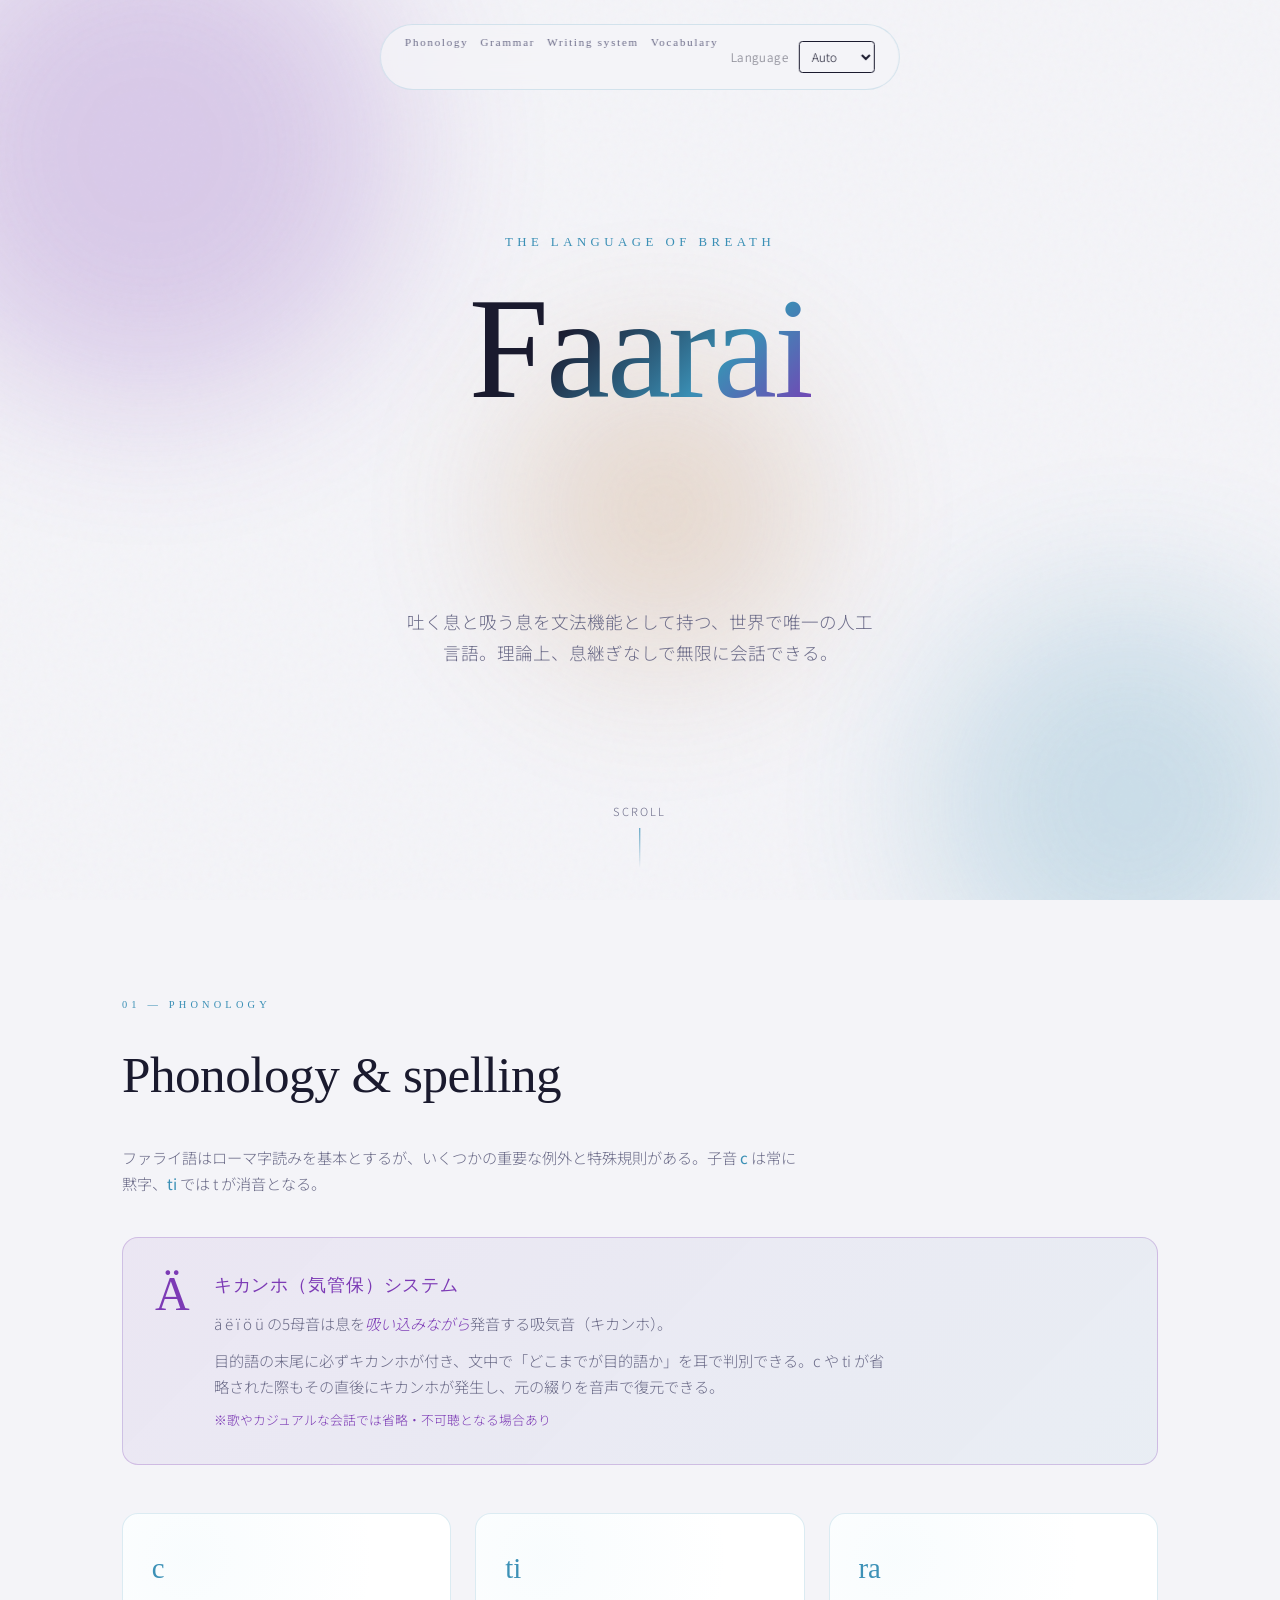
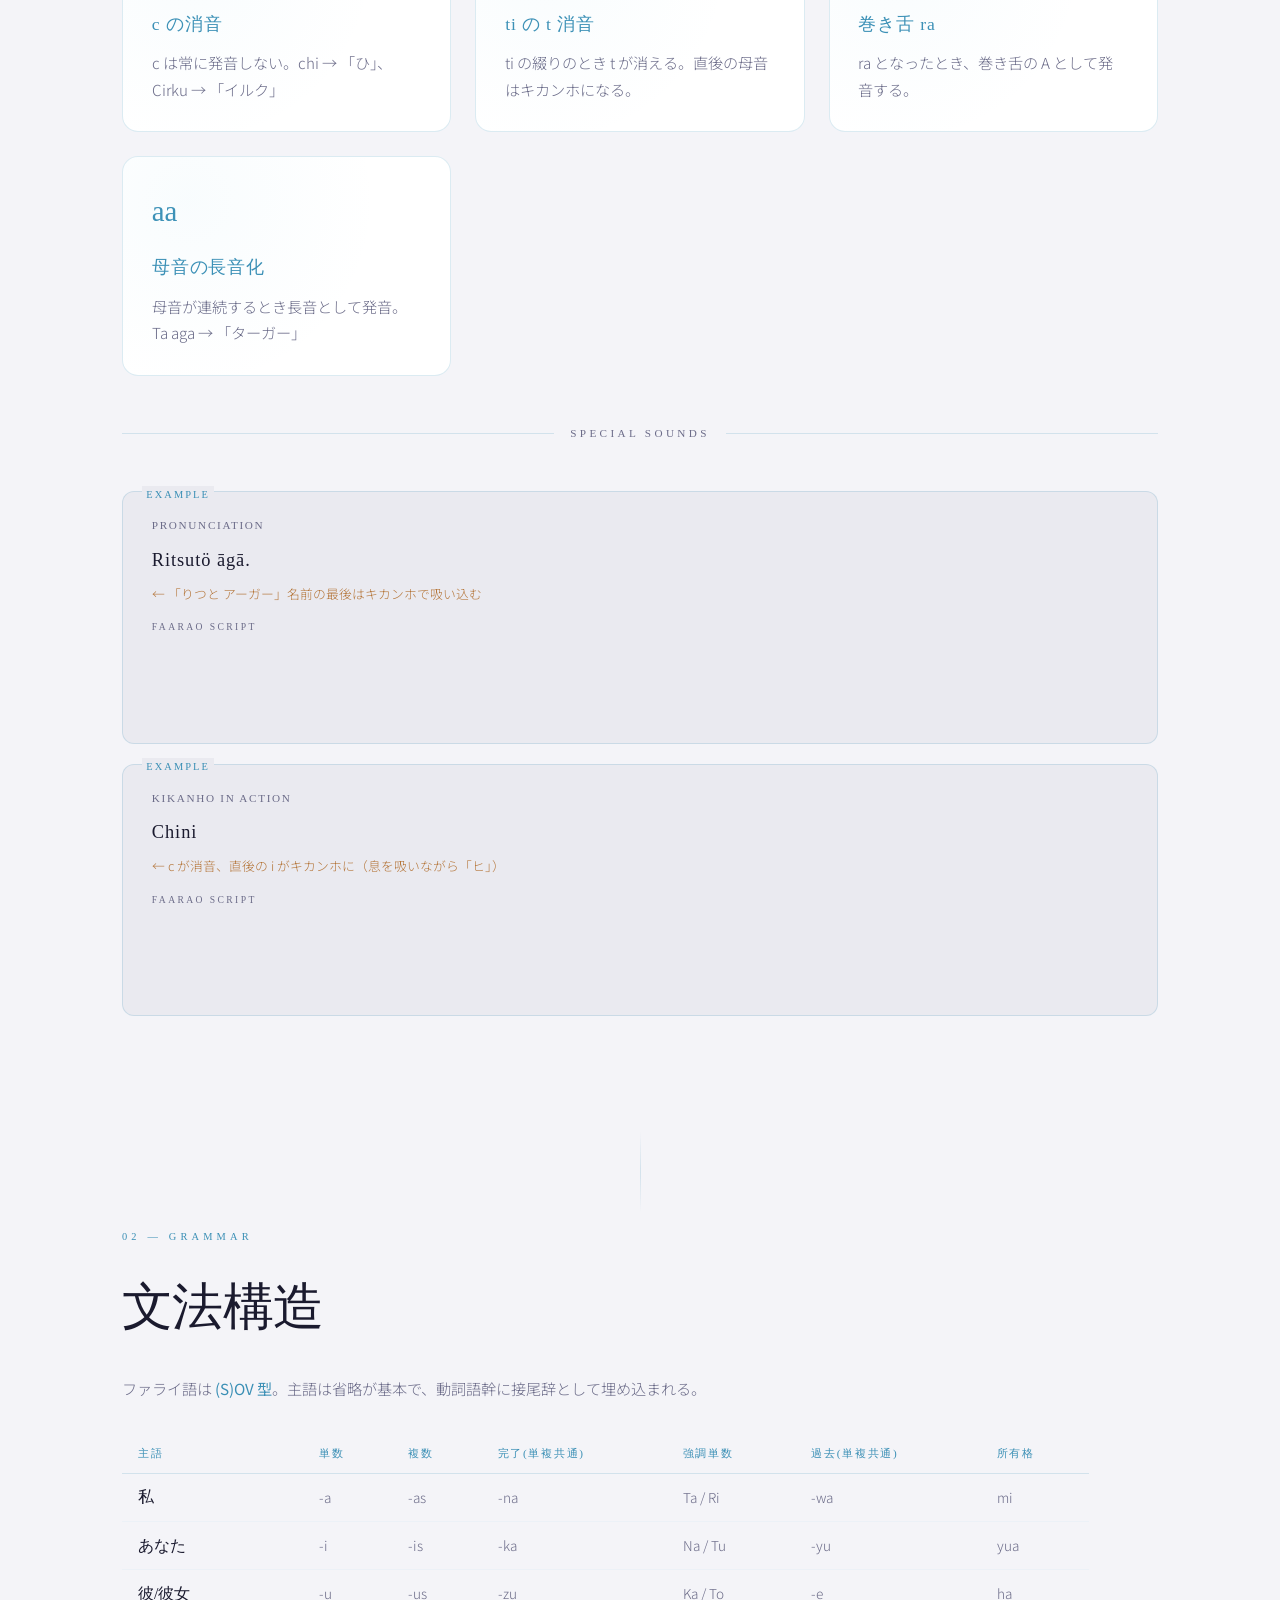
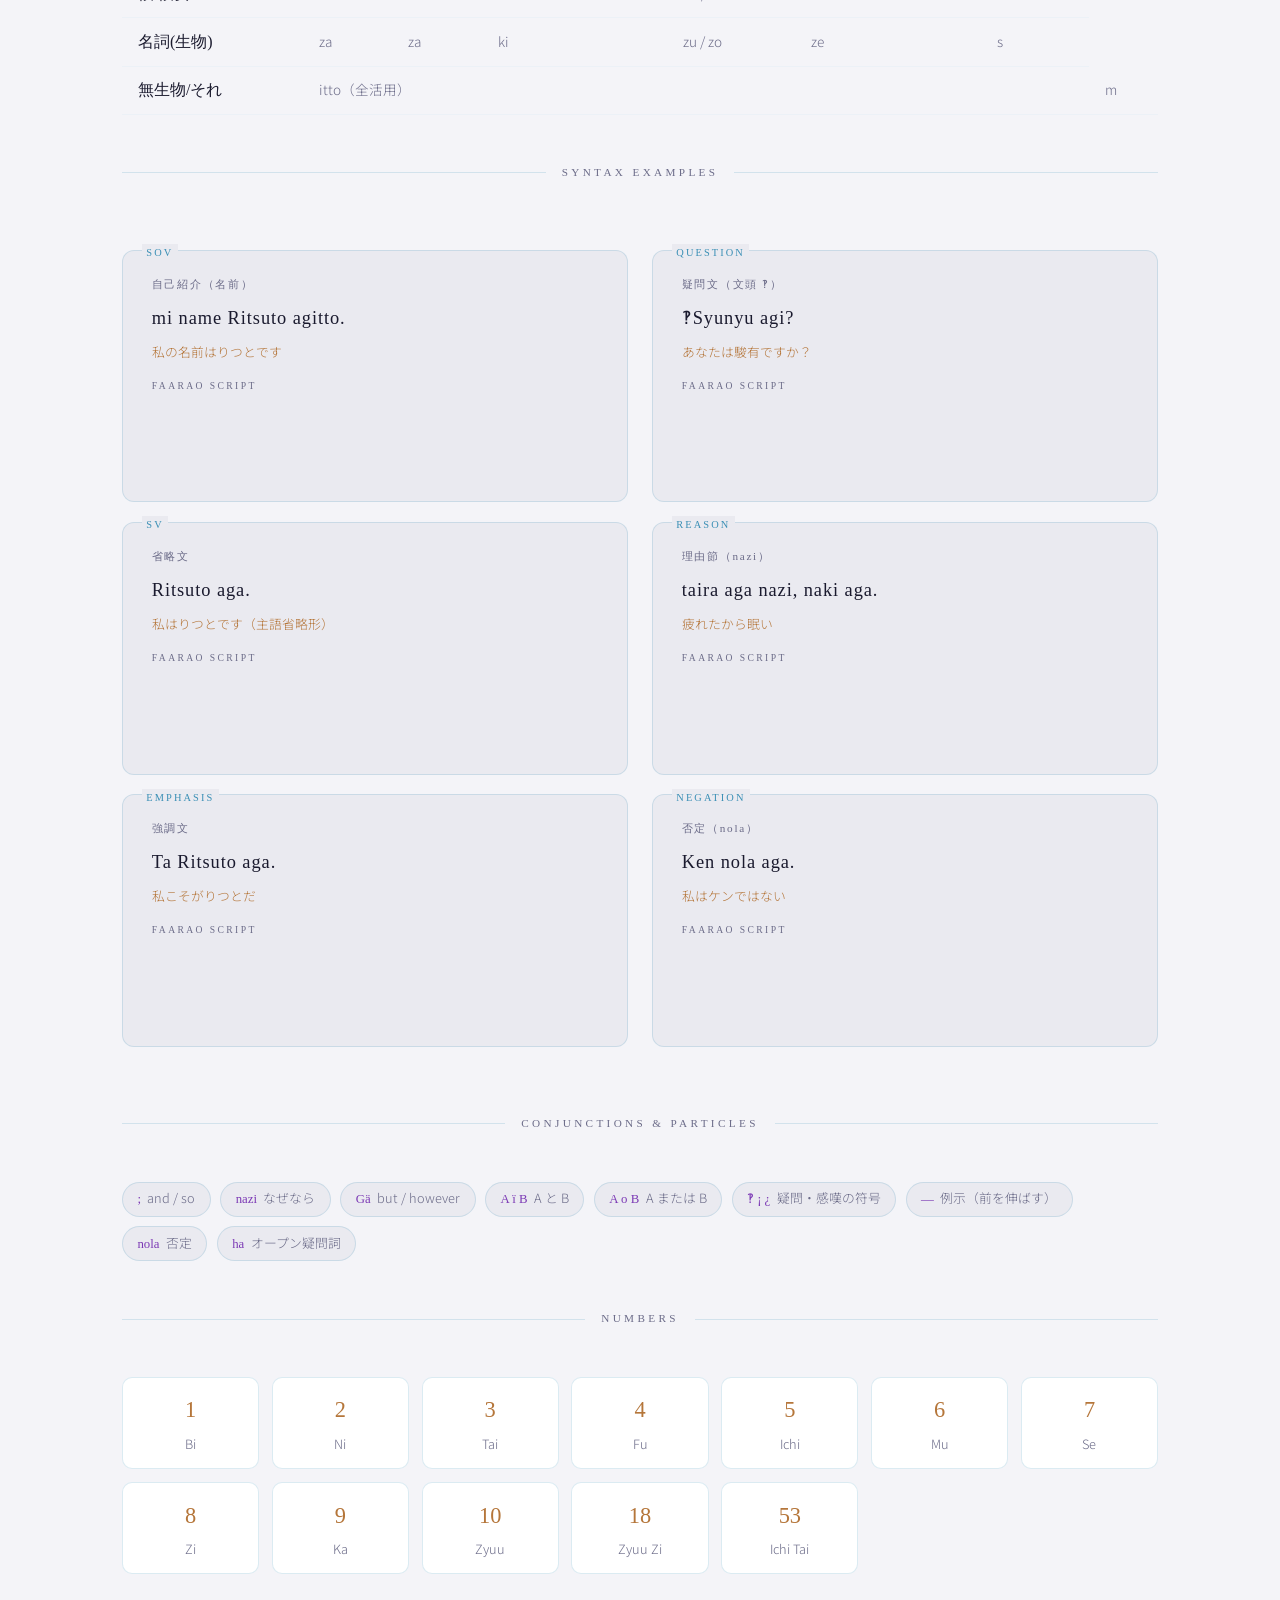
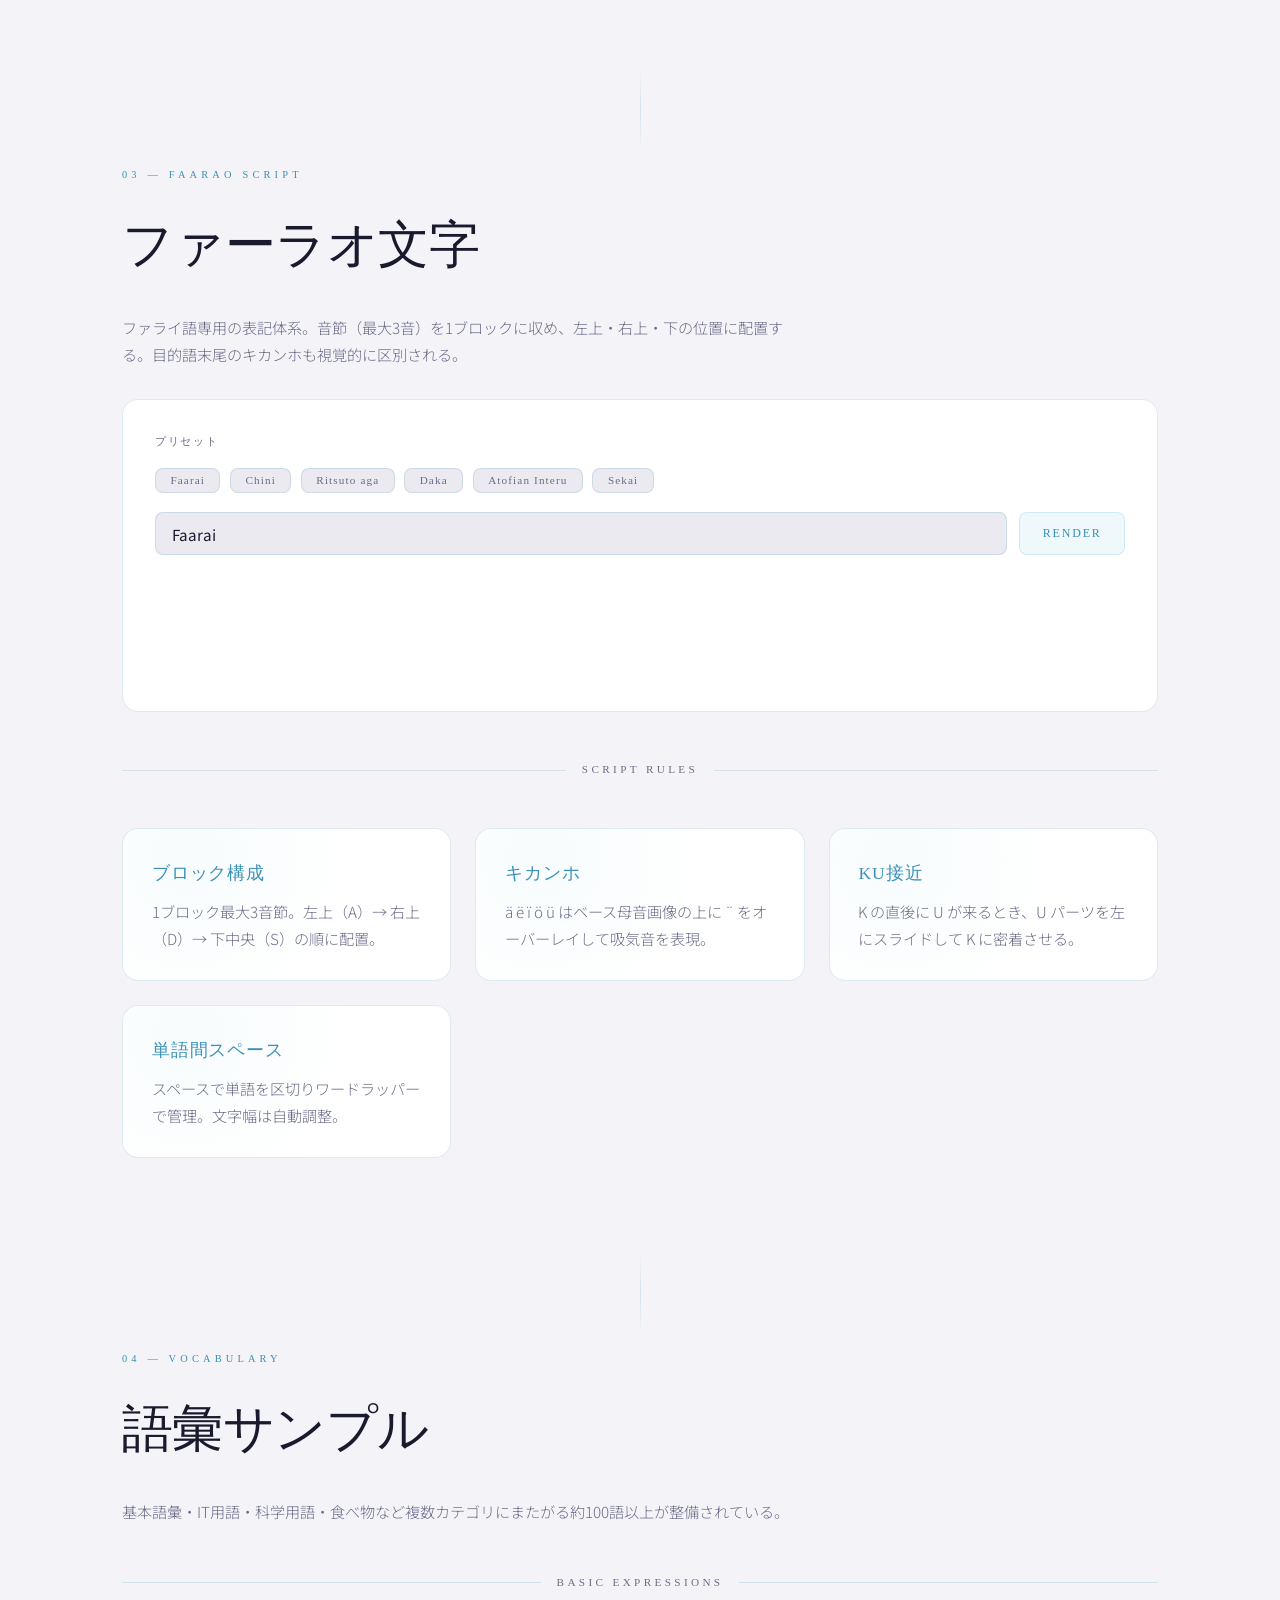
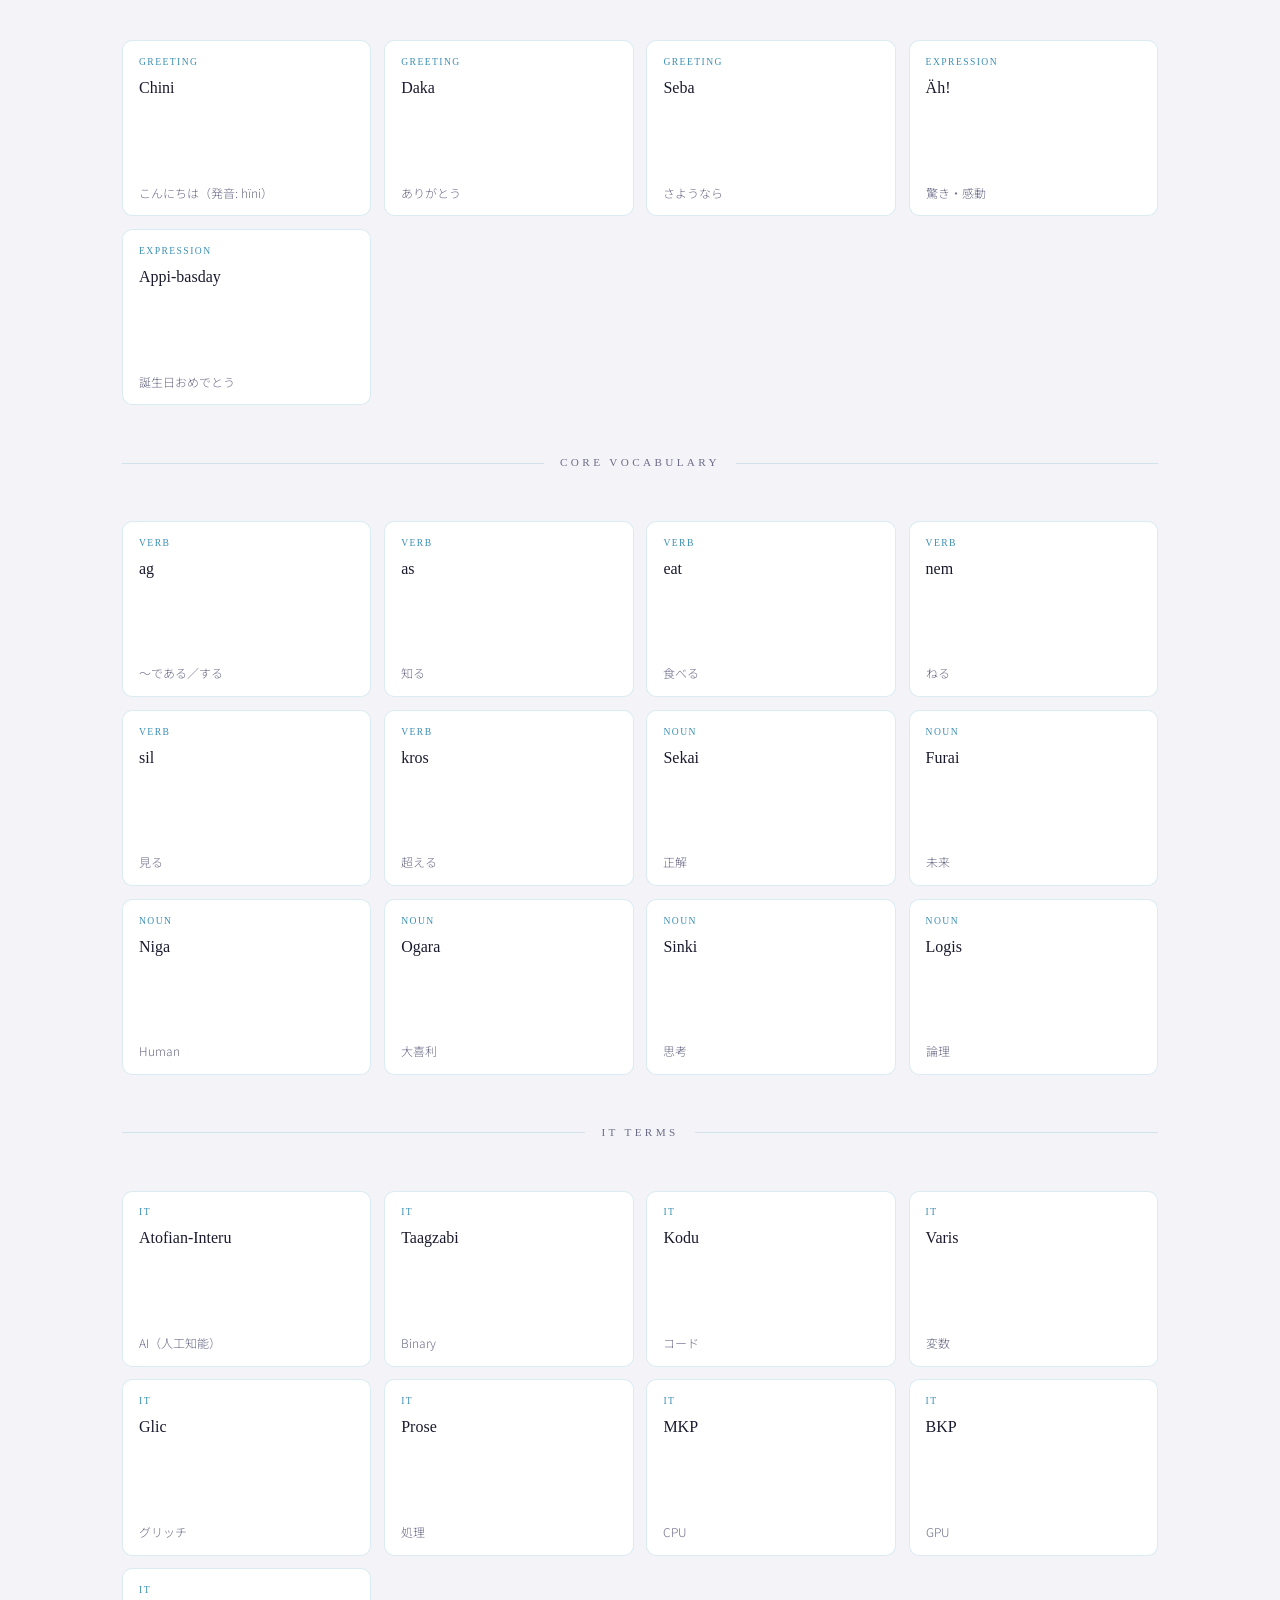
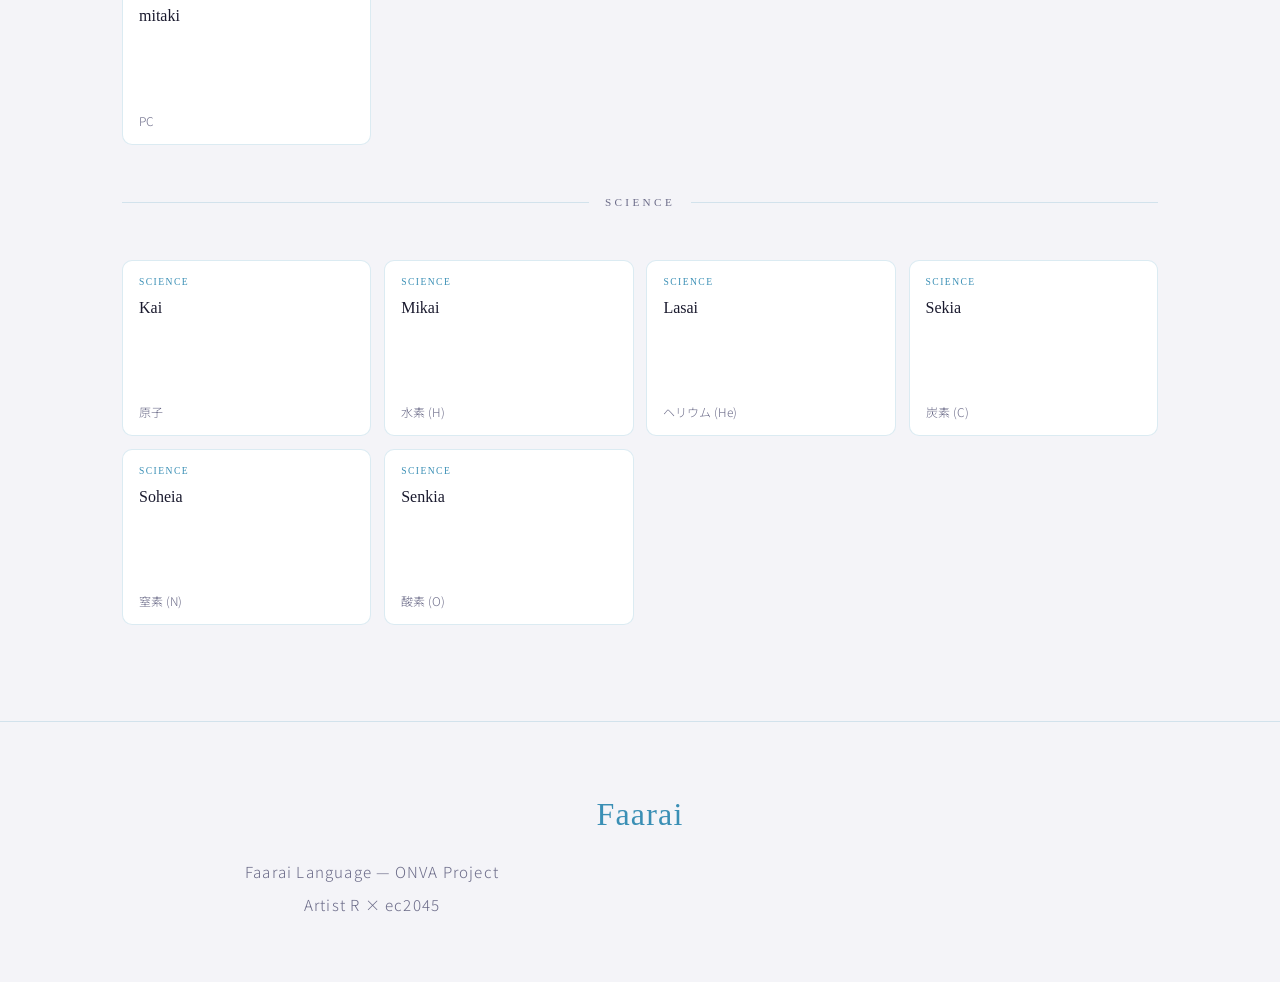
<file: index.html>
<!DOCTYPE html>
<html lang="ja">

<head>
  <meta charset="UTF-8">
  <meta name="viewport" content="width=device-width, initial-scale=1.0">
  <title>Faarai — The Language of Breath</title>
  <link rel="preconnect" href="https://fonts.googleapis.com">
  <link rel="preconnect" href="https://fonts.gstatic.com" crossorigin>
  <link href="https://fonts.googleapis.com/css2?family=Noto+Sans+JP:wght@300;400;500&display=swap" rel="stylesheet">
  <link rel="stylesheet" href="src/8f0d66e0.css">

<style>[data-language-host]{flex-wrap:wrap;gap:.75rem;min-height:fit-content}@media(max-width:640px){[data-language-host]{height:auto;padding-top:.75rem;padding-bottom:.75rem}[data-language-host] .site-language{margin:0}}</style>
</head>

<body>

  <nav>
    <a href="#phonology">音韻</a>
    <a href="#grammar">文法</a>
    <a href="#script">文字</a>
    <a href="#vocab">語彙</a>
  </nav>

  <!-- ─── ヒーロー ─── -->
  <header>
    <div class="hero-orb orb1"></div>
    <div class="hero-orb orb2"></div>
    <div class="hero-orb orb3"></div>

    <div class="hero-label">THE LANGUAGE OF BREATH</div>
    <h1>Faarai</h1>
    <div id="hero-faarao-render"
      style="position:relative;z-index:1;margin:1rem 0;min-height:130px;display:flex;align-items:center;justify-content:center;flex-wrap:wrap;opacity:0;animation:fadeUp 1s ease 0.6s forwards;">
    </div>
    <p class="hero-sub">吐く息と吸う息を文法機能として持つ、世界で唯一の人工言語。理論上、息継ぎなしで無限に会話できる。</p>

    <div class="scroll-hint">SCROLL</div>
  </header>

  <!-- ─── 音韻 ─── -->
  <section id="phonology">
    <span class="section-tag reveal">01 — PHONOLOGY</span>
    <h2 class="reveal">音韻と表記</h2>
    <p class="reveal">ファライ語はローマ字読みを基本とするが、いくつかの重要な例外と特殊規則がある。子音 <strong
        style="color:var(--accent);font-weight:400;">c</strong> は常に黙字、<strong
        style="color:var(--accent);font-weight:400;">ti</strong> では t が消音となる。</p>

    <div class="kikanho-box reveal">
      <div class="kikanho-symbol">Ä</div>
      <div class="kikanho-content">
        <h3>キカンホ（気管保）システム</h3>
        <p>ä ë ï ö ü の5母音は息を<em style="color:var(--accent3);">吸い込みながら</em>発音する吸気音（キカンホ）。</p>
        <p style="margin-top:0.6rem;">目的語の末尾に必ずキカンホが付き、文中で「どこまでが目的語か」を耳で判別できる。c や ti
          が省略された際もその直後にキカンホが発生し、元の綴りを音声で復元できる。</p>
        <p style="margin-top:0.6rem;font-size:0.8rem;color:var(--accent3);">※歌やカジュアルな会話では省略・不可聴となる場合あり</p>
      </div>
    </div>

    <div class="grid-2 reveal">
      <div class="card">
        <span class="card-icon">c</span>
        <h3>c の消音</h3>
        <p>c は常に発音しない。chi → 「ひ」、Cirku → 「イルク」</p>
      </div>
      <div class="card">
        <span class="card-icon">ti</span>
        <h3>ti の t 消音</h3>
        <p>ti の綴りのとき t が消える。直後の母音はキカンホになる。</p>
      </div>
      <div class="card">
        <span class="card-icon">ra</span>
        <h3>巻き舌 ra</h3>
        <p>ra となったとき、巻き舌の A として発音する。</p>
      </div>
      <div class="card">
        <span class="card-icon">aa</span>
        <h3>母音の長音化</h3>
        <p>母音が連続するとき長音として発音。Ta aga → 「ターガー」</p>
      </div>
    </div>

    <div class="divider reveal">SPECIAL SOUNDS</div>

    <div class="example-block reveal" data-lang="EXAMPLE">
      <div class="example-label">PRONUNCIATION</div>
      <div class="example-text">Ritsutö āgā.</div>
      <div class="example-trans">← 「りつと アーガー」名前の最後はキカンホで吸い込む</div>
      <div class="ex-faarao-label">FAARAO SCRIPT</div>
      <div id="ex-phon-1" class="ex-faarao-render"></div>
    </div>
    <div class="example-block reveal" data-lang="EXAMPLE">
      <div class="example-label">KIKANHO IN ACTION</div>
      <div class="example-text">Chini</div>
      <div class="example-trans">← c が消音、直後の i がキカンホに（息を吸いながら「ヒ」）</div>
      <div class="ex-faarao-label">FAARAO SCRIPT</div>
      <div id="ex-phon-2" class="ex-faarao-render"></div>
    </div>
  </section>

  <!-- ─── 文法 ─── -->
  <section id="grammar">
    <span class="section-tag reveal">02 — GRAMMAR</span>
    <h2 class="reveal">文法構造</h2>
    <p class="reveal">ファライ語は <strong style="color:var(--accent);font-weight:400;">(S)OV
        型</strong>。主語は省略が基本で、動詞語幹に接尾辞として埋め込まれる。</p>

    <div class="table-wrap reveal">
      <table>
        <thead>
          <tr>
            <th>主語</th>
            <th>単数</th>
            <th>複数</th>
            <th>完了(単複共通)</th>
            <th>強調単数</th>
            <th>過去(単複共通)</th>
            <th>所有格</th>
          </tr>
        </thead>
        <tbody>
          <tr>
            <td class="td-faarao">私</td>
            <td>-a</td>
            <td>-as</td>
            <td>-na</td>
            <td>Ta / Ri</td>
            <td>-wa</td>
            <td>mi</td>
          </tr>
          <tr>
            <td class="td-faarao">あなた</td>
            <td>-i</td>
            <td>-is</td>
            <td>-ka</td>
            <td>Na / Tu</td>
            <td>-yu</td>
            <td>yua</td>
          </tr>
          <tr>
            <td class="td-faarao">彼/彼女</td>
            <td>-u</td>
            <td>-us</td>
            <td>-zu</td>
            <td>Ka / To</td>
            <td>-e</td>
            <td>ha</td>
          </tr>
          <tr>
            <td class="td-faarao">名詞(生物)</td>
            <td>za</td>
            <td>za</td>
            <td>ki</td>
            <td>zu / zo</td>
            <td>ze</td>
            <td>s</td>
          </tr>
          <tr>
            <td class="td-faarao">無生物/それ</td>
            <td colspan="6">itto（全活用）</td>
            <td>m</td>
          </tr>
        </tbody>
      </table>
    </div>

    <div class="divider reveal">SYNTAX EXAMPLES</div>

    <div class="grid-2 reveal">
      <div>
        <div class="example-block" data-lang="SOV">
          <div class="example-label">自己紹介（名前）</div>
          <div class="example-text">mi name Ritsuto agitto.</div>
          <div class="example-trans">私の名前はりつとです</div>
          <div class="ex-faarao-label">FAARAO SCRIPT</div>
          <div id="ex-gram-1" class="ex-faarao-render"></div>
        </div>
        <div class="example-block" data-lang="SV">
          <div class="example-label">省略文</div>
          <div class="example-text">Ritsuto aga.</div>
          <div class="example-trans">私はりつとです（主語省略形）</div>
          <div class="ex-faarao-label">FAARAO SCRIPT</div>
          <div id="ex-gram-2" class="ex-faarao-render"></div>
        </div>
        <div class="example-block" data-lang="EMPHASIS">
          <div class="example-label">強調文</div>
          <div class="example-text">Ta Ritsuto aga.</div>
          <div class="example-trans">私こそがりつとだ</div>
          <div class="ex-faarao-label">FAARAO SCRIPT</div>
          <div id="ex-gram-3" class="ex-faarao-render"></div>
        </div>
      </div>
      <div>
        <div class="example-block" data-lang="QUESTION">
          <div class="example-label">疑問文（文頭 ‽）</div>
          <div class="example-text">‽Syunyu agi?</div>
          <div class="example-trans">あなたは駿有ですか？</div>
          <div class="ex-faarao-label">FAARAO SCRIPT</div>
          <div id="ex-gram-4" class="ex-faarao-render"></div>
        </div>
        <div class="example-block" data-lang="REASON">
          <div class="example-label">理由節（nazi）</div>
          <div class="example-text">taira aga nazi, naki aga.</div>
          <div class="example-trans">疲れたから眠い</div>
          <div class="ex-faarao-label">FAARAO SCRIPT</div>
          <div id="ex-gram-5" class="ex-faarao-render"></div>
        </div>
        <div class="example-block" data-lang="NEGATION">
          <div class="example-label">否定（nola）</div>
          <div class="example-text">Ken nola aga.</div>
          <div class="example-trans">私はケンではない</div>
          <div class="ex-faarao-label">FAARAO SCRIPT</div>
          <div id="ex-gram-6" class="ex-faarao-render"></div>
        </div>
      </div>
    </div>

    <div class="divider reveal">CONJUNCTIONS & PARTICLES</div>

    <div class="reveal">
      <div class="conj-row">
        <div class="conj-pill"><strong>;</strong><span>and / so</span></div>
        <div class="conj-pill"><strong>nazi</strong><span>なぜなら</span></div>
        <div class="conj-pill"><strong>Gä</strong><span>but / however</span></div>
        <div class="conj-pill"><strong>A ï B</strong><span>A と B</span></div>
        <div class="conj-pill"><strong>A o B</strong><span>A または B</span></div>
        <div class="conj-pill"><strong>‽ ¡ ¿</strong><span>疑問・感嘆の符号</span></div>
        <div class="conj-pill"><strong>—</strong><span>例示（前を伸ばす）</span></div>
        <div class="conj-pill"><strong>nola</strong><span>否定</span></div>
        <div class="conj-pill"><strong>ha</strong><span>オープン疑問詞</span></div>
      </div>
    </div>

    <div class="divider reveal">NUMBERS</div>

    <div class="number-grid reveal">
      <div class="number-item">
        <div class="number-val">1</div>
        <div class="number-read">Bi</div>
      </div>
      <div class="number-item">
        <div class="number-val">2</div>
        <div class="number-read">Ni</div>
      </div>
      <div class="number-item">
        <div class="number-val">3</div>
        <div class="number-read">Tai</div>
      </div>
      <div class="number-item">
        <div class="number-val">4</div>
        <div class="number-read">Fu</div>
      </div>
      <div class="number-item">
        <div class="number-val">5</div>
        <div class="number-read">Ichi</div>
      </div>
      <div class="number-item">
        <div class="number-val">6</div>
        <div class="number-read">Mu</div>
      </div>
      <div class="number-item">
        <div class="number-val">7</div>
        <div class="number-read">Se</div>
      </div>
      <div class="number-item">
        <div class="number-val">8</div>
        <div class="number-read">Zi</div>
      </div>
      <div class="number-item">
        <div class="number-val">9</div>
        <div class="number-read">Ka</div>
      </div>
      <div class="number-item">
        <div class="number-val">10</div>
        <div class="number-read">Zyuu</div>
      </div>
      <div class="number-item">
        <div class="number-val">18</div>
        <div class="number-read">Zyuu Zi</div>
      </div>
      <div class="number-item">
        <div class="number-val">53</div>
        <div class="number-read">Ichi Tai</div>
      </div>
    </div>
  </section>

  <!-- ─── ファーラオ文字 ─── -->
  <section id="script">
    <span class="section-tag reveal">03 — FAARAO SCRIPT</span>
    <h2 class="reveal">ファーラオ文字</h2>
    <p class="reveal">ファライ語専用の表記体系。音節（最大3音）を1ブロックに収め、左上・右上・下の位置に配置する。目的語末尾のキカンホも視覚的に区別される。</p>

    <div class="faarao-demo-area reveal">
      <div class="example-label" style="margin-bottom:1rem;">プリセット</div>
      <div class="faarao-preset-row">
        <button class="preset-btn" onclick="renderFaarao('Faarai')">Faarai</button>
        <button class="preset-btn" onclick="renderFaarao('Chini')">Chini</button>
        <button class="preset-btn" onclick="renderFaarao('Ritsuto aga')">Ritsuto aga</button>
        <button class="preset-btn" onclick="renderFaarao('Daka')">Daka</button>
        <button class="preset-btn" onclick="renderFaarao('Atofian Interu')">Atofian Interu</button>
        <button class="preset-btn" onclick="renderFaarao('Sekai')">Sekai</button>
      </div>
      <div class="faarao-input-row">
        <input type="text" id="faarao-text-input" placeholder="ファライ語テキストを入力…" value="Faarai">
        <button onclick="renderFaaraoFromInput()">RENDER</button>
      </div>
      <div id="faarao-output"></div>
    </div>

    <div class="divider reveal">SCRIPT RULES</div>

    <div class="grid-2 reveal">
      <div class="card">
        <h3>ブロック構成</h3>
        <p>1ブロック最大3音節。左上（A）→ 右上（D）→ 下中央（S）の順に配置。</p>
      </div>
      <div class="card">
        <h3>キカンホ</h3>
        <p>ä ë ï ö ü はベース母音画像の上に ¨ をオーバーレイして吸気音を表現。</p>
      </div>
      <div class="card">
        <h3>KU接近</h3>
        <p>K の直後に U が来るとき、U パーツを左にスライドして K に密着させる。</p>
      </div>
      <div class="card">
        <h3>単語間スペース</h3>
        <p>スペースで単語を区切りワードラッパーで管理。文字幅は自動調整。</p>
      </div>
    </div>
  </section>

  <!-- ─── 語彙 ─── -->
  <section id="vocab">
    <span class="section-tag reveal">04 — VOCABULARY</span>
    <h2 class="reveal">語彙サンプル</h2>
    <p class="reveal">基本語彙・IT用語・科学用語・食べ物など複数カテゴリにまたがる約100語以上が整備されている。</p>

    <div class="divider reveal">BASIC EXPRESSIONS</div>
    <div class="vocab-grid reveal">
      <div class="vocab-item">
        <div class="vocab-cat">GREETING</div>
        <div class="vocab-faarao">Chini</div>
        <div id="vi-Chini" class="vi-render"></div>
        <div class="vocab-meaning">こんにちは（発音: hïni）</div>
      </div>
      <div class="vocab-item">
        <div class="vocab-cat">GREETING</div>
        <div class="vocab-faarao">Daka</div>
        <div id="vi-Daka" class="vi-render"></div>
        <div class="vocab-meaning">ありがとう</div>
      </div>
      <div class="vocab-item">
        <div class="vocab-cat">GREETING</div>
        <div class="vocab-faarao">Seba</div>
        <div id="vi-Seba" class="vi-render"></div>
        <div class="vocab-meaning">さようなら</div>
      </div>
      <div class="vocab-item">
        <div class="vocab-cat">EXPRESSION</div>
        <div class="vocab-faarao">Äh!</div>
        <div id="vi-Ah" class="vi-render"></div>
        <div class="vocab-meaning">驚き・感動</div>
      </div>
      <div class="vocab-item">
        <div class="vocab-cat">EXPRESSION</div>
        <div class="vocab-faarao">Appi-basday</div>
        <div id="vi-Appibasday" class="vi-render"></div>
        <div class="vocab-meaning">誕生日おめでとう</div>
      </div>
    </div>

    <div class="divider reveal">CORE VOCABULARY</div>
    <div class="vocab-grid reveal">
      <div class="vocab-item">
        <div class="vocab-cat">VERB</div>
        <div class="vocab-faarao">ag</div>
        <div id="vi-ag" class="vi-render"></div>
        <div class="vocab-meaning">〜である／する</div>
      </div>
      <div class="vocab-item">
        <div class="vocab-cat">VERB</div>
        <div class="vocab-faarao">as</div>
        <div id="vi-as" class="vi-render"></div>
        <div class="vocab-meaning">知る</div>
      </div>
      <div class="vocab-item">
        <div class="vocab-cat">VERB</div>
        <div class="vocab-faarao">eat</div>
        <div id="vi-eat" class="vi-render"></div>
        <div class="vocab-meaning">食べる</div>
      </div>
      <div class="vocab-item">
        <div class="vocab-cat">VERB</div>
        <div class="vocab-faarao">nem</div>
        <div id="vi-nem" class="vi-render"></div>
        <div class="vocab-meaning">ねる</div>
      </div>
      <div class="vocab-item">
        <div class="vocab-cat">VERB</div>
        <div class="vocab-faarao">sil</div>
        <div id="vi-sil" class="vi-render"></div>
        <div class="vocab-meaning">見る</div>
      </div>
      <div class="vocab-item">
        <div class="vocab-cat">VERB</div>
        <div class="vocab-faarao">kros</div>
        <div id="vi-kros" class="vi-render"></div>
        <div class="vocab-meaning">超える</div>
      </div>
      <div class="vocab-item">
        <div class="vocab-cat">NOUN</div>
        <div class="vocab-faarao">Sekai</div>
        <div id="vi-Sekai" class="vi-render"></div>
        <div class="vocab-meaning">正解</div>
      </div>
      <div class="vocab-item">
        <div class="vocab-cat">NOUN</div>
        <div class="vocab-faarao">Furai</div>
        <div id="vi-Furai" class="vi-render"></div>
        <div class="vocab-meaning">未来</div>
      </div>
      <div class="vocab-item">
        <div class="vocab-cat">NOUN</div>
        <div class="vocab-faarao">Niga</div>
        <div id="vi-Niga" class="vi-render"></div>
        <div class="vocab-meaning">人間</div>
      </div>
      <div class="vocab-item">
        <div class="vocab-cat">NOUN</div>
        <div class="vocab-faarao">Ogara</div>
        <div id="vi-Ogara" class="vi-render"></div>
        <div class="vocab-meaning">大喜利</div>
      </div>
      <div class="vocab-item">
        <div class="vocab-cat">NOUN</div>
        <div class="vocab-faarao">Sinki</div>
        <div id="vi-Sinki" class="vi-render"></div>
        <div class="vocab-meaning">思考</div>
      </div>
      <div class="vocab-item">
        <div class="vocab-cat">NOUN</div>
        <div class="vocab-faarao">Logis</div>
        <div id="vi-Logis" class="vi-render"></div>
        <div class="vocab-meaning">論理</div>
      </div>
    </div>

    <div class="divider reveal">IT TERMS</div>
    <div class="vocab-grid reveal">
      <div class="vocab-item">
        <div class="vocab-cat">IT</div>
        <div class="vocab-faarao">Atofian-Interu</div>
        <div id="vi-AtofianInteru" class="vi-render"></div>
        <div class="vocab-meaning">AI（人工知能）</div>
      </div>
      <div class="vocab-item">
        <div class="vocab-cat">IT</div>
        <div class="vocab-faarao">Taagzabi</div>
        <div id="vi-Taagzabi" class="vi-render"></div>
        <div class="vocab-meaning">バイナリ</div>
      </div>
      <div class="vocab-item">
        <div class="vocab-cat">IT</div>
        <div class="vocab-faarao">Kodu</div>
        <div id="vi-Kodu" class="vi-render"></div>
        <div class="vocab-meaning">コード</div>
      </div>
      <div class="vocab-item">
        <div class="vocab-cat">IT</div>
        <div class="vocab-faarao">Varis</div>
        <div id="vi-Varis" class="vi-render"></div>
        <div class="vocab-meaning">変数</div>
      </div>
      <div class="vocab-item">
        <div class="vocab-cat">IT</div>
        <div class="vocab-faarao">Glic</div>
        <div id="vi-Glic" class="vi-render"></div>
        <div class="vocab-meaning">グリッチ</div>
      </div>
      <div class="vocab-item">
        <div class="vocab-cat">IT</div>
        <div class="vocab-faarao">Prose</div>
        <div id="vi-Prose" class="vi-render"></div>
        <div class="vocab-meaning">処理</div>
      </div>
      <div class="vocab-item">
        <div class="vocab-cat">IT</div>
        <div class="vocab-faarao">MKP</div>
        <div id="vi-MKP" class="vi-render"></div>
        <div class="vocab-meaning">CPU</div>
      </div>
      <div class="vocab-item">
        <div class="vocab-cat">IT</div>
        <div class="vocab-faarao">BKP</div>
        <div id="vi-BKP" class="vi-render"></div>
        <div class="vocab-meaning">GPU</div>
      </div>
      <div class="vocab-item">
        <div class="vocab-cat">IT</div>
        <div class="vocab-faarao">mitaki</div>
        <div id="vi-mitaki" class="vi-render"></div>
        <div class="vocab-meaning">PC</div>
      </div>
    </div>

    <div class="divider reveal">SCIENCE</div>
    <div class="vocab-grid reveal">
      <div class="vocab-item">
        <div class="vocab-cat">SCIENCE</div>
        <div class="vocab-faarao">Kai</div>
        <div id="vi-Kai" class="vi-render"></div>
        <div class="vocab-meaning">原子</div>
      </div>
      <div class="vocab-item">
        <div class="vocab-cat">SCIENCE</div>
        <div class="vocab-faarao">Mikai</div>
        <div id="vi-Mikai" class="vi-render"></div>
        <div class="vocab-meaning">水素 (H)</div>
      </div>
      <div class="vocab-item">
        <div class="vocab-cat">SCIENCE</div>
        <div class="vocab-faarao">Lasai</div>
        <div id="vi-Lasai" class="vi-render"></div>
        <div class="vocab-meaning">ヘリウム (He)</div>
      </div>
      <div class="vocab-item">
        <div class="vocab-cat">SCIENCE</div>
        <div class="vocab-faarao">Sekia</div>
        <div id="vi-Sekia" class="vi-render"></div>
        <div class="vocab-meaning">炭素 (C)</div>
      </div>
      <div class="vocab-item">
        <div class="vocab-cat">SCIENCE</div>
        <div class="vocab-faarao">Soheia</div>
        <div id="vi-Soheia" class="vi-render"></div>
        <div class="vocab-meaning">窒素 (N)</div>
      </div>
      <div class="vocab-item">
        <div class="vocab-cat">SCIENCE</div>
        <div class="vocab-faarao">Senkia</div>
        <div id="vi-Senkia" class="vi-render"></div>
        <div class="vocab-meaning">酸素 (O)</div>
      </div>
    </div>
  </section>

  <footer>
    <span class="footer-logo">Faarai</span>
    <p>Faarai Language — ONVA Project</p>
    <p style="margin-top:0.4rem;">Artist R × ec2045</p>
  </footer>

  <script src="https://ec2045.github.io/Faairao/index.js"></script>

  <script src="src/6d94ec3c.js"></script>
<script defer src="i18n.js?v=20261102-ui2" data-language-target="nav" data-site="faira" data-ja="吸気音「きかんほ」を用いるファイラ語を紹介する言語資料。" data-en="A guide to Faarai, a constructed language that uses both inhaled and exhaled sounds."></script>
</body>

</html>
</file>
<file: src/8f0d66e0.css>
@font-face {
  font-family: '2045alphabet';
  src: url('https://ec2045.github.io/2045font/2045alphabet.otf') format('opentype');
}

:root {
  --bg: #f4f4f8;
  --bg2: #ffffff;
  --bg3: #eaeaf0;
  --accent: #3a8fb5;
  --accent2: #b5763a;
  --accent3: #7c3ab5;
  --text: #1a1a2e;
  --text-muted: #6b6b88;
  --border: rgba(58, 143, 181, 0.18);
  --serif: 'Noto Serif JP', 'Yu Mincho', Georgia, serif;
  --body: 'Noto Sans JP', sans-serif;
}

* {
  margin: 0;
  padding: 0;
  box-sizing: border-box;
}

body {
  background: var(--bg);
  color: var(--text);
  font-family: var(--body);
  font-weight: 300;
  line-height: 1.75;
  overflow-x: hidden;
}

/* ─── ノイズオーバーレイ ─── */
body::before {
  content: '';
  position: fixed;
  inset: 0;
  background-image: url("data:image/svg+xml,%3Csvg viewBox='0 0 200 200' xmlns='http://www.w3.org/2000/svg'%3E%3Cfilter id='n'%3E%3CfeTurbulence type='fractalNoise' baseFrequency='0.9' numOctaves='4' stitchTiles='stitch'/%3E%3C/filter%3E%3Crect width='100%25' height='100%25' filter='url(%23n)' opacity='0.03'/%3E%3C/svg%3E");
  pointer-events: none;
  z-index: 0;
}

/* ─── ヘッダー ─── */
header {
  position: relative;
  min-height: 100svh;
  display: flex;
  flex-direction: column;
  align-items: center;
  justify-content: center;
  text-align: center;
  padding: 4rem 2rem;
  overflow: hidden;
}

.hero-orb {
  position: absolute;
  border-radius: 50%;
  filter: blur(80px);
  opacity: 0.22;
  animation: pulse 8s ease-in-out infinite alternate;
}

.orb1 {
  width: 500px;
  height: 500px;
  background: var(--accent3);
  top: -100px;
  left: -100px;
}

.orb2 {
  width: 400px;
  height: 400px;
  background: var(--accent);
  bottom: -100px;
  right: -50px;
  animation-delay: -4s;
}

.orb3 {
  width: 300px;
  height: 300px;
  background: var(--accent2);
  top: 40%;
  left: 40%;
  animation-delay: -2s;
}

@keyframes pulse {
  from {
    transform: scale(1) translate(0, 0);
  }

  to {
    transform: scale(1.15) translate(20px, -20px);
  }
}

.hero-label {
  font-family: var(--serif);
  font-size: clamp(0.65rem, 1.5vw, 0.8rem);
  letter-spacing: 0.35em;
  color: var(--accent);
  margin-bottom: 1.5rem;
  position: relative;
  z-index: 1;
  opacity: 0;
  animation: fadeUp 0.8s ease 0.2s forwards;
}

h1 {
  font-family: var(--serif);
  font-size: clamp(3.5rem, 12vw, 9rem);
  font-weight: 400;
  letter-spacing: -0.02em;
  line-height: 1;
  position: relative;
  z-index: 1;
  background: linear-gradient(135deg, var(--text) 30%, var(--accent) 70%, var(--accent3) 100%);
  -webkit-background-clip: text;
  -webkit-text-fill-color: transparent;
  background-clip: text;
  opacity: 0;
  animation: fadeUp 1s ease 0.4s forwards;
}

.hero-sub {
  margin-top: 1.5rem;
  font-size: clamp(0.85rem, 2.5vw, 1.1rem);
  color: var(--text-muted);
  max-width: 480px;
  position: relative;
  z-index: 1;
  opacity: 0;
  animation: fadeUp 1s ease 0.7s forwards;
}

.hero-faarao {
  margin-top: 2.5rem;
  position: relative;
  z-index: 1;
  opacity: 0;
  animation: fadeUp 1s ease 1s forwards;
}

.scroll-hint {
  position: absolute;
  bottom: 2rem;
  left: 50%;
  transform: translateX(-50%);
  display: flex;
  flex-direction: column;
  align-items: center;
  gap: 6px;
  color: var(--text-muted);
  font-size: 0.7rem;
  letter-spacing: 0.2em;
  z-index: 1;
  animation: scrollBounce 2s ease-in-out infinite;
}

.scroll-hint::after {
  content: '';
  width: 1px;
  height: 40px;
  background: linear-gradient(to bottom, var(--accent), transparent);
}

@keyframes scrollBounce {

  0%,
  100% {
    transform: translateX(-50%) translateY(0);
  }

  50% {
    transform: translateX(-50%) translateY(6px);
  }
}

@keyframes fadeUp {
  from {
    opacity: 0;
    transform: translateY(24px);
  }

  to {
    opacity: 1;
    transform: translateY(0);
  }
}

/* ─── ナビ ─── */
nav {
  position: fixed;
  top: 1.5rem;
  left: 50%;
  transform: translateX(-50%);
  z-index: 100;
  display: flex;
  gap: 1.5rem;
  background: rgba(244, 244, 248, 0.80);
  backdrop-filter: blur(12px);
  border: 0.5px solid var(--border);
  border-radius: 999px;
  padding: 0.5rem 1.5rem;
}

nav a {
  font-family: var(--serif);
  font-size: 0.7rem;
  letter-spacing: 0.15em;
  color: var(--text-muted);
  text-decoration: none;
  transition: color 0.2s;
}

nav a:hover {
  color: var(--accent);
}

/* ─── セクション共通 ─── */
section {
  position: relative;
  padding: 6rem 2rem;
  max-width: 1100px;
  margin: 0 auto;
}

section+section::before {
  content: '';
  display: block;
  width: 1px;
  height: 80px;
  background: linear-gradient(to bottom, transparent, var(--border), transparent);
  margin: 0 auto;
  position: absolute;
  top: 0;
  left: 50%;
}

.section-tag {
  font-family: var(--serif);
  font-size: 0.65rem;
  letter-spacing: 0.4em;
  color: var(--accent);
  margin-bottom: 1rem;
  display: block;
}

h2 {
  font-family: var(--serif);
  font-size: clamp(1.8rem, 5vw, 3.2rem);
  font-weight: 400;
  letter-spacing: -0.01em;
  margin-bottom: 1.5rem;
  background: linear-gradient(135deg, var(--text) 60%, var(--accent2));
  -webkit-background-clip: text;
  -webkit-text-fill-color: transparent;
  background-clip: text;
}

h3 {
  font-family: var(--serif);
  font-size: 1.1rem;
  font-weight: 400;
  color: var(--accent);
  margin-bottom: 0.6rem;
  letter-spacing: 0.05em;
}

p {
  color: var(--text-muted);
  font-size: 0.95rem;
  max-width: 680px;
}

p+p {
  margin-top: 0.8rem;
}

/* ─── グリッド ─── */
.grid-2 {
  display: grid;
  grid-template-columns: repeat(auto-fit, minmax(280px, 1fr));
  gap: 1.5rem;
  margin-top: 3rem;
}

.card {
  background: var(--bg2);
  border: 0.5px solid var(--border);
  border-radius: 16px;
  padding: 1.8rem;
  position: relative;
  overflow: hidden;
  transition: border-color 0.3s, transform 0.3s;
}

.card:hover {
  border-color: rgba(126, 200, 227, 0.4);
  transform: translateY(-3px);
}

.card::before {
  content: '';
  position: absolute;
  inset: 0;
  background: radial-gradient(circle at 20% 20%, rgba(126, 200, 227, 0.05), transparent 60%);
  pointer-events: none;
}

.card-icon {
  font-family: var(--serif);
  font-size: 1.8rem;
  color: var(--accent);
  margin-bottom: 1rem;
  display: block;
}

/* ─── コードブロック風 ─── */
.example-block {
  background: var(--bg3);
  border: 0.5px solid var(--border);
  border-radius: 12px;
  padding: 1.5rem 1.8rem;
  margin: 1.2rem 0;
  position: relative;
}

.example-block::before {
  content: attr(data-lang);
  position: absolute;
  top: -0.6em;
  left: 1.2rem;
  background: var(--bg3);
  padding: 0 0.4em;
  font-size: 0.65rem;
  letter-spacing: 0.2em;
  color: var(--accent);
  font-family: var(--serif);
}

.example-label {
  font-size: 0.7rem;
  color: var(--text-muted);
  letter-spacing: 0.15em;
  margin-bottom: 0.5rem;
  font-family: var(--serif);
}

.example-text {
  font-family: var(--serif);
  font-size: 1.15rem;
  color: var(--text);
  letter-spacing: 0.05em;
}

.example-trans {
  font-size: 0.8rem;
  color: var(--accent2);
  margin-top: 0.4rem;
}

/* ─── テーブル ─── */
.table-wrap {
  overflow-x: auto;
  margin-top: 2rem;
}

table {
  width: 100%;
  border-collapse: collapse;
  font-size: 0.85rem;
}

th {
  font-family: var(--serif);
  font-weight: 400;
  letter-spacing: 0.15em;
  font-size: 0.7rem;
  color: var(--accent);
  border-bottom: 0.5px solid var(--border);
  padding: 0.6rem 1rem;
  text-align: left;
}

td {
  padding: 0.6rem 1rem;
  border-bottom: 0.5px solid rgba(126, 200, 227, 0.06);
  color: var(--text-muted);
}

tr:hover td {
  background: rgba(126, 200, 227, 0.03);
}

.td-faarao {
  font-family: var(--serif);
  color: var(--text);
  font-size: 1rem;
}

/* ─── キカンホ説明ボックス ─── */
.kikanho-box {
  background: linear-gradient(135deg, rgba(124, 58, 181, 0.07), rgba(58, 143, 181, 0.06));
  border: 0.5px solid rgba(124, 58, 181, 0.25);
  border-radius: 16px;
  padding: 2rem;
  margin: 2.5rem 0;
  display: flex;
  gap: 1.5rem;
  align-items: flex-start;
}

.kikanho-symbol {
  font-family: var(--serif);
  font-size: 3rem;
  color: var(--accent3);
  flex-shrink: 0;
  line-height: 1;
}

.kikanho-content h3 {
  color: var(--accent3);
}

/* ─── ファーラオ文字デモ ─── */
.faarao-demo-area {
  background: var(--bg2);
  border: 0.5px solid var(--border);
  border-radius: 16px;
  padding: 2rem;
  margin-top: 2rem;
}

.faarao-input-row {
  display: flex;
  gap: 0.8rem;
  margin-bottom: 1.5rem;
  flex-wrap: wrap;
}

.faarao-input-row input {
  flex: 1;
  min-width: 200px;
  background: var(--bg3);
  border: 0.5px solid var(--border);
  border-radius: 8px;
  color: var(--text);
  padding: 0.6rem 1rem;
  font-family: var(--body);
  font-size: 0.95rem;
  outline: none;
  transition: border-color 0.2s;
}

.faarao-input-row input:focus {
  border-color: var(--accent);
}

.faarao-input-row button {
  background: rgba(126, 200, 227, 0.12);
  border: 0.5px solid rgba(126, 200, 227, 0.3);
  border-radius: 8px;
  color: var(--accent);
  padding: 0.6rem 1.4rem;
  cursor: pointer;
  font-family: var(--serif);
  font-size: 0.75rem;
  letter-spacing: 0.15em;
  transition: background 0.2s;
}

.faarao-input-row button:hover {
  background: rgba(126, 200, 227, 0.22);
}

#faarao-output {
  min-height: 100px;
  display: flex;
  flex-wrap: wrap;
  align-items: center;
}

.faarao-preset-row {
  display: flex;
  flex-wrap: wrap;
  gap: 0.6rem;
  margin-bottom: 1.2rem;
}

.preset-btn {
  background: var(--bg3);
  border: 0.5px solid var(--border);
  border-radius: 8px;
  color: var(--text-muted);
  padding: 0.35rem 0.9rem;
  cursor: pointer;
  font-family: var(--serif);
  font-size: 0.7rem;
  letter-spacing: 0.1em;
  transition: all 0.2s;
}

.preset-btn:hover {
  border-color: var(--accent);
  color: var(--accent);
}

/* ─── 語彙テーブル ─── */
.vocab-grid {
  display: grid;
  grid-template-columns: repeat(auto-fill, minmax(200px, 1fr));
  gap: 0.8rem;
  margin-top: 2rem;
}

.vocab-item {
  background: var(--bg2);
  border: 0.5px solid var(--border);
  border-radius: 10px;
  padding: 0.8rem 1rem;
  transition: all 0.2s;
}

.vocab-item:hover {
  border-color: rgba(126, 200, 227, 0.35);
  background: var(--bg3);
}

.vocab-faarao {
  font-family: var(--serif);
  font-size: 1rem;
  color: var(--text);
}

.vocab-meaning {
  font-size: 0.75rem;
  color: var(--text-muted);
  margin-top: 0.2rem;
}

.vocab-cat {
  font-size: 0.6rem;
  letter-spacing: 0.15em;
  color: var(--accent);
  font-family: var(--serif);
  margin-bottom: 0.2rem;
}

.vi-render {
  display: flex;
  flex-wrap: wrap;
  align-items: center;
  min-height: 70px;
  margin: 0.4rem 0 0.2rem;
  transform: scale(0.72);
  transform-origin: left center;
}

.ex-faarao-label {
  font-size: 0.6rem;
  letter-spacing: 0.25em;
  font-family: var(--serif);
  color: var(--text-muted);
  margin-top: 0.9rem;
  margin-bottom: 0.2rem;
}

.ex-faarao-render {
  display: flex;
  flex-wrap: wrap;
  align-items: center;
  min-height: 80px;
  transform: scale(0.78);
  transform-origin: left center;
}

/* ─── フッター ─── */
footer {
  text-align: center;
  padding: 4rem 2rem;
  border-top: 0.5px solid var(--border);
  color: var(--text-muted);
  font-size: 0.75rem;
  letter-spacing: 0.1em;
}

footer .footer-logo {
  font-family: var(--serif);
  font-size: 2rem;
  color: var(--accent);
  display: block;
  margin-bottom: 1rem;
}

/* ─── アクセント区切り ─── */
.divider {
  display: flex;
  align-items: center;
  gap: 1rem;
  margin: 3rem 0;
  color: var(--text-muted);
  font-family: var(--serif);
  font-size: 0.7rem;
  letter-spacing: 0.3em;
}

.divider::before,
.divider::after {
  content: '';
  flex: 1;
  height: 0.5px;
  background: var(--border);
}

/* ─── スクロールアニメ ─── */
.reveal {
  opacity: 0;
  transform: translateY(28px);
  transition: opacity 0.7s ease, transform 0.7s ease;
}

.reveal.visible {
  opacity: 1;
  transform: none;
}

/* ─── 数字表示 ─── */
.number-grid {
  display: grid;
  grid-template-columns: repeat(auto-fill, minmax(120px, 1fr));
  gap: 0.8rem;
  margin-top: 1.5rem;
}

.number-item {
  background: var(--bg2);
  border: 0.5px solid var(--border);
  border-radius: 10px;
  padding: 0.8rem;
  text-align: center;
}

.number-val {
  font-family: var(--serif);
  font-size: 1.4rem;
  color: var(--accent2);
}

.number-read {
  font-size: 0.8rem;
  color: var(--text-muted);
  margin-top: 0.2rem;
}

/* ─── コンジャンクション表 ─── */
.conj-row {
  display: flex;
  gap: 0.6rem;
  flex-wrap: wrap;
  margin-top: 1rem;
}

.conj-pill {
  background: var(--bg3);
  border: 0.5px solid var(--border);
  border-radius: 999px;
  padding: 0.3rem 0.9rem;
  font-size: 0.8rem;
}

.conj-pill strong {
  font-family: var(--serif);
  color: var(--accent3);
  font-weight: 400;
}

.conj-pill span {
  color: var(--text-muted);
  margin-left: 0.4rem;
}
</file>
